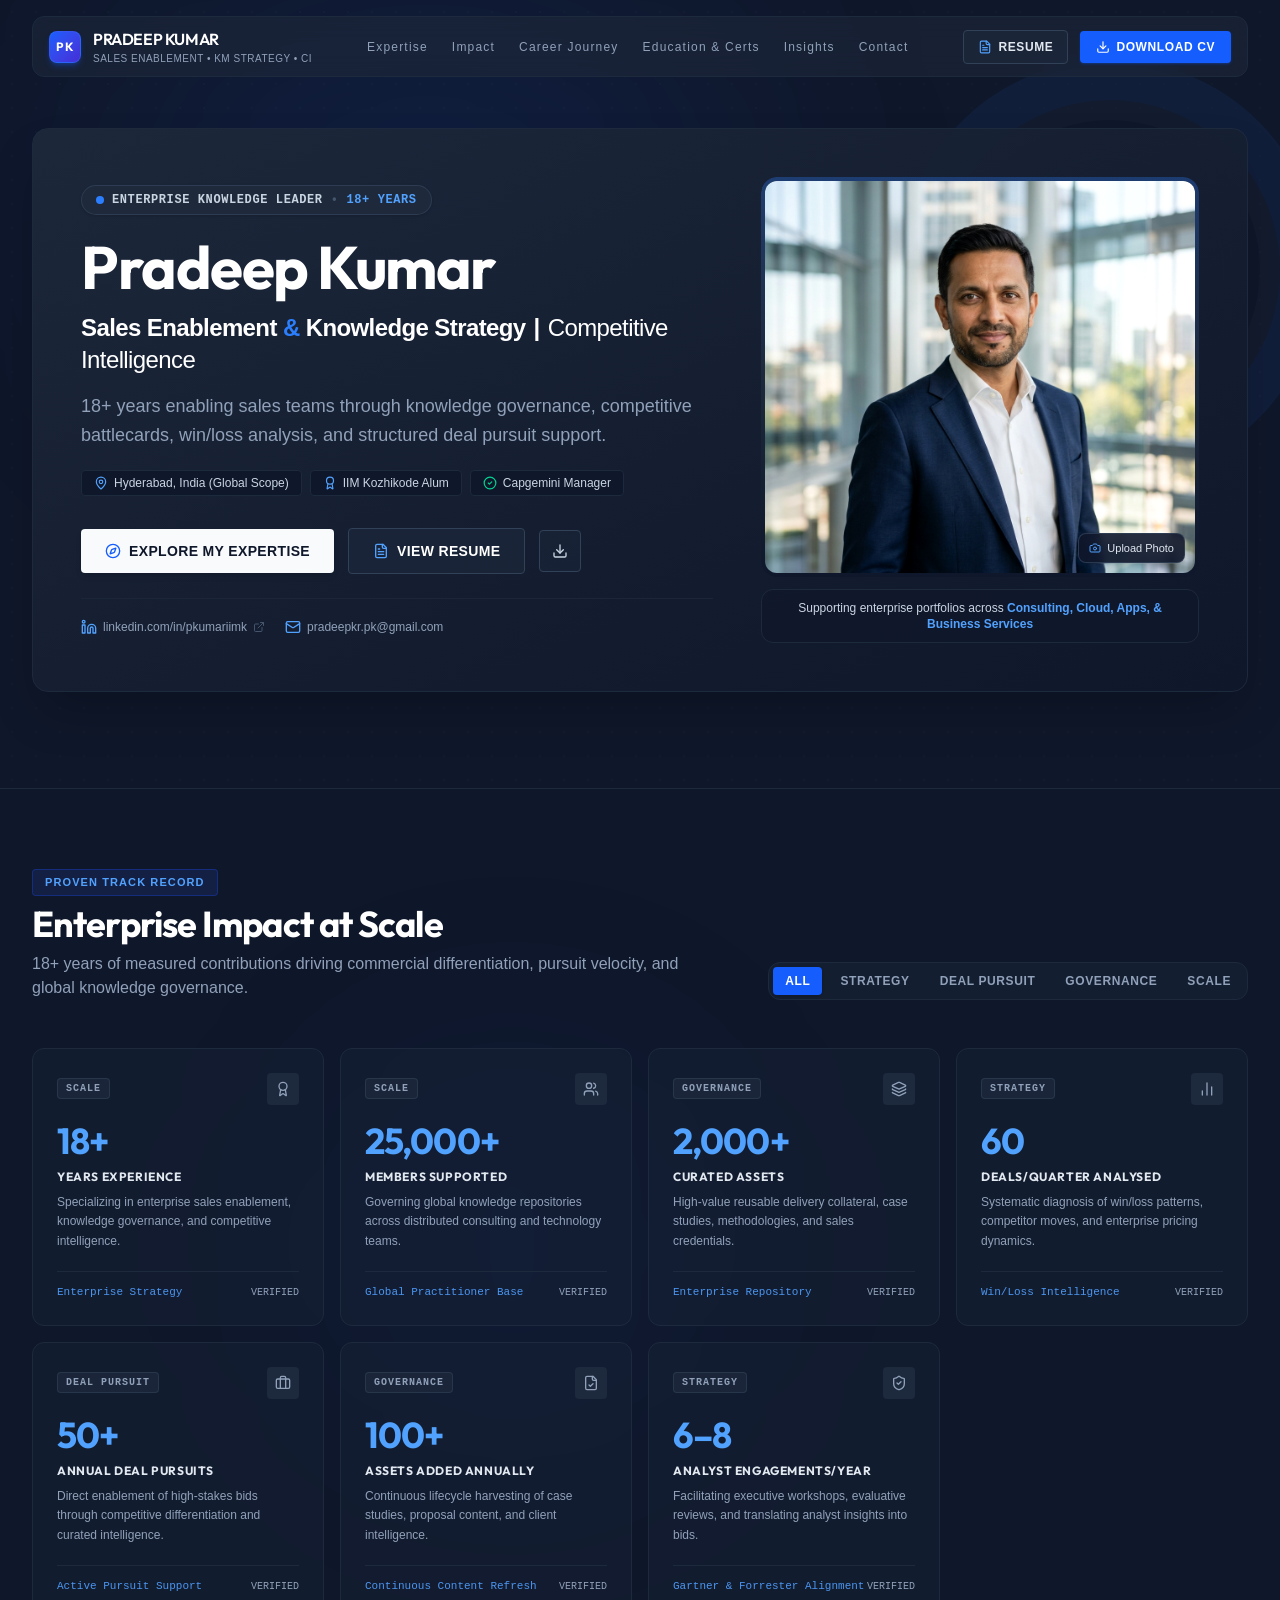
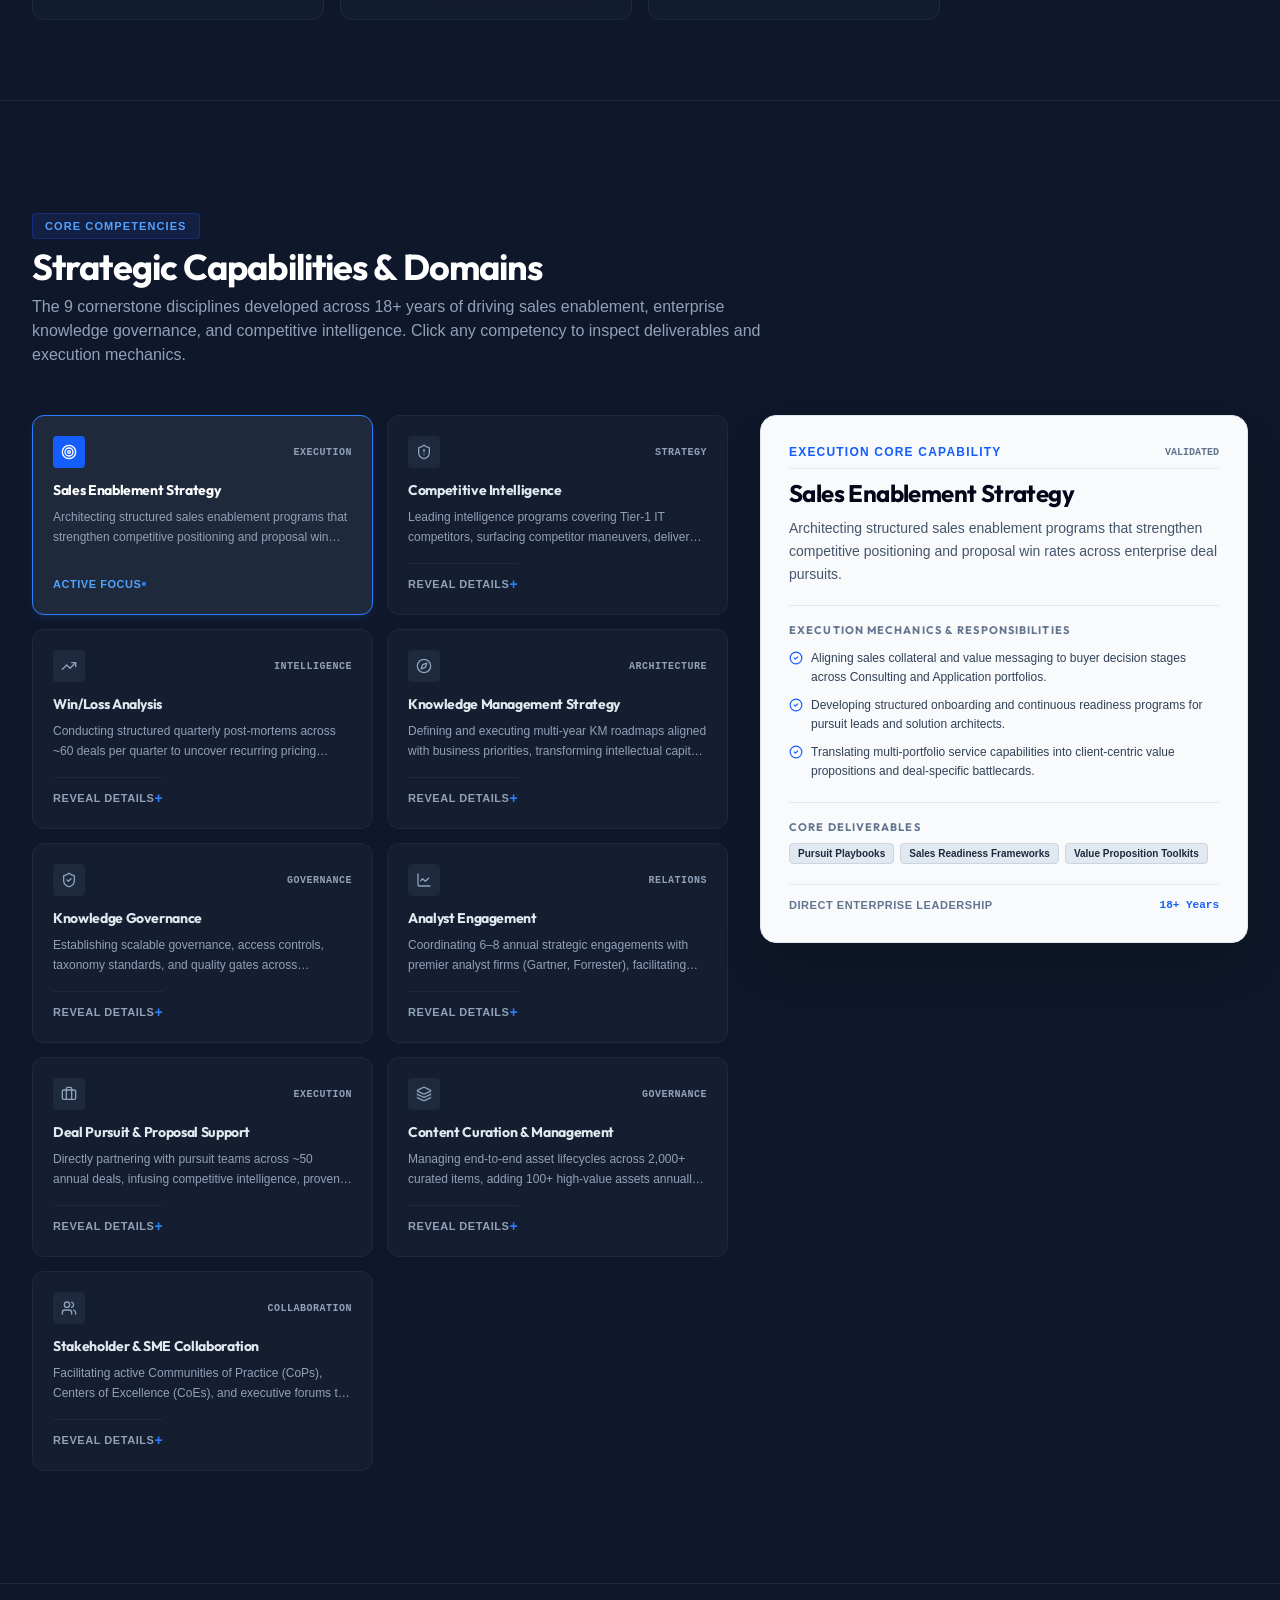
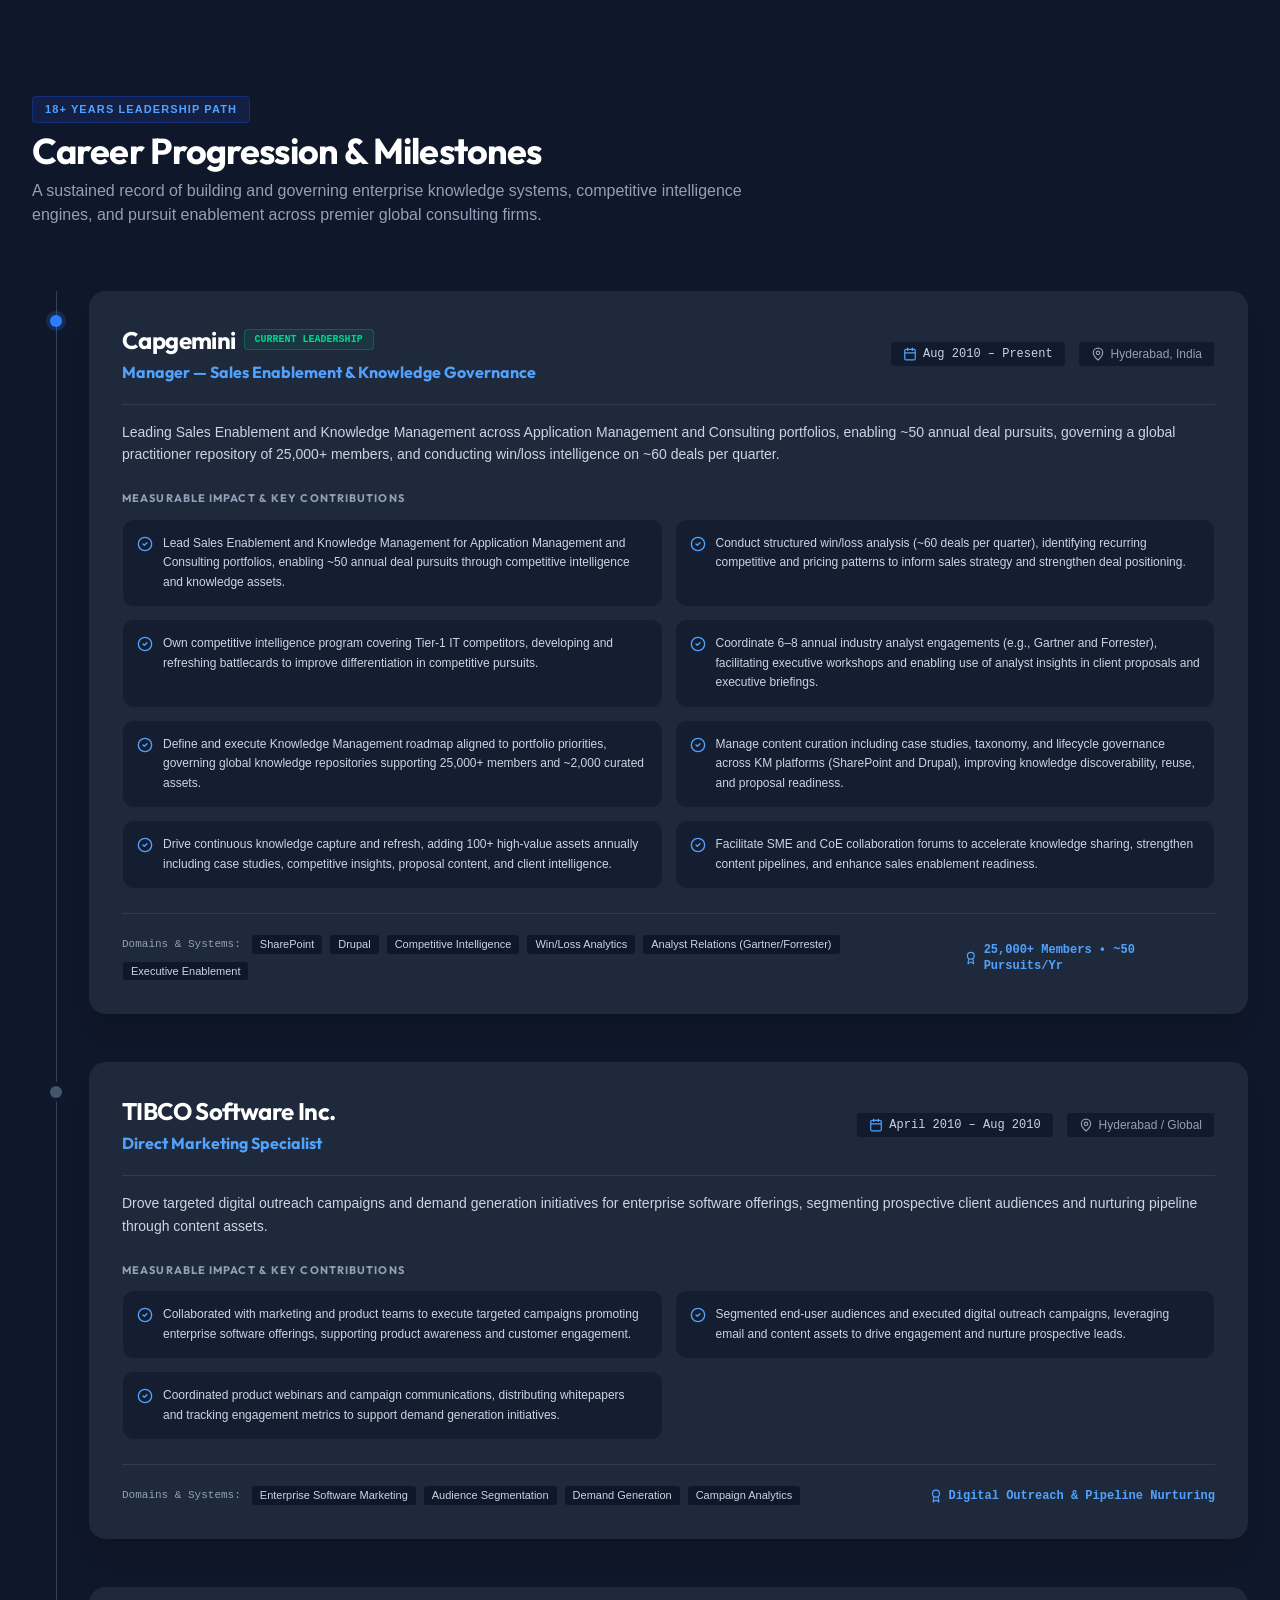
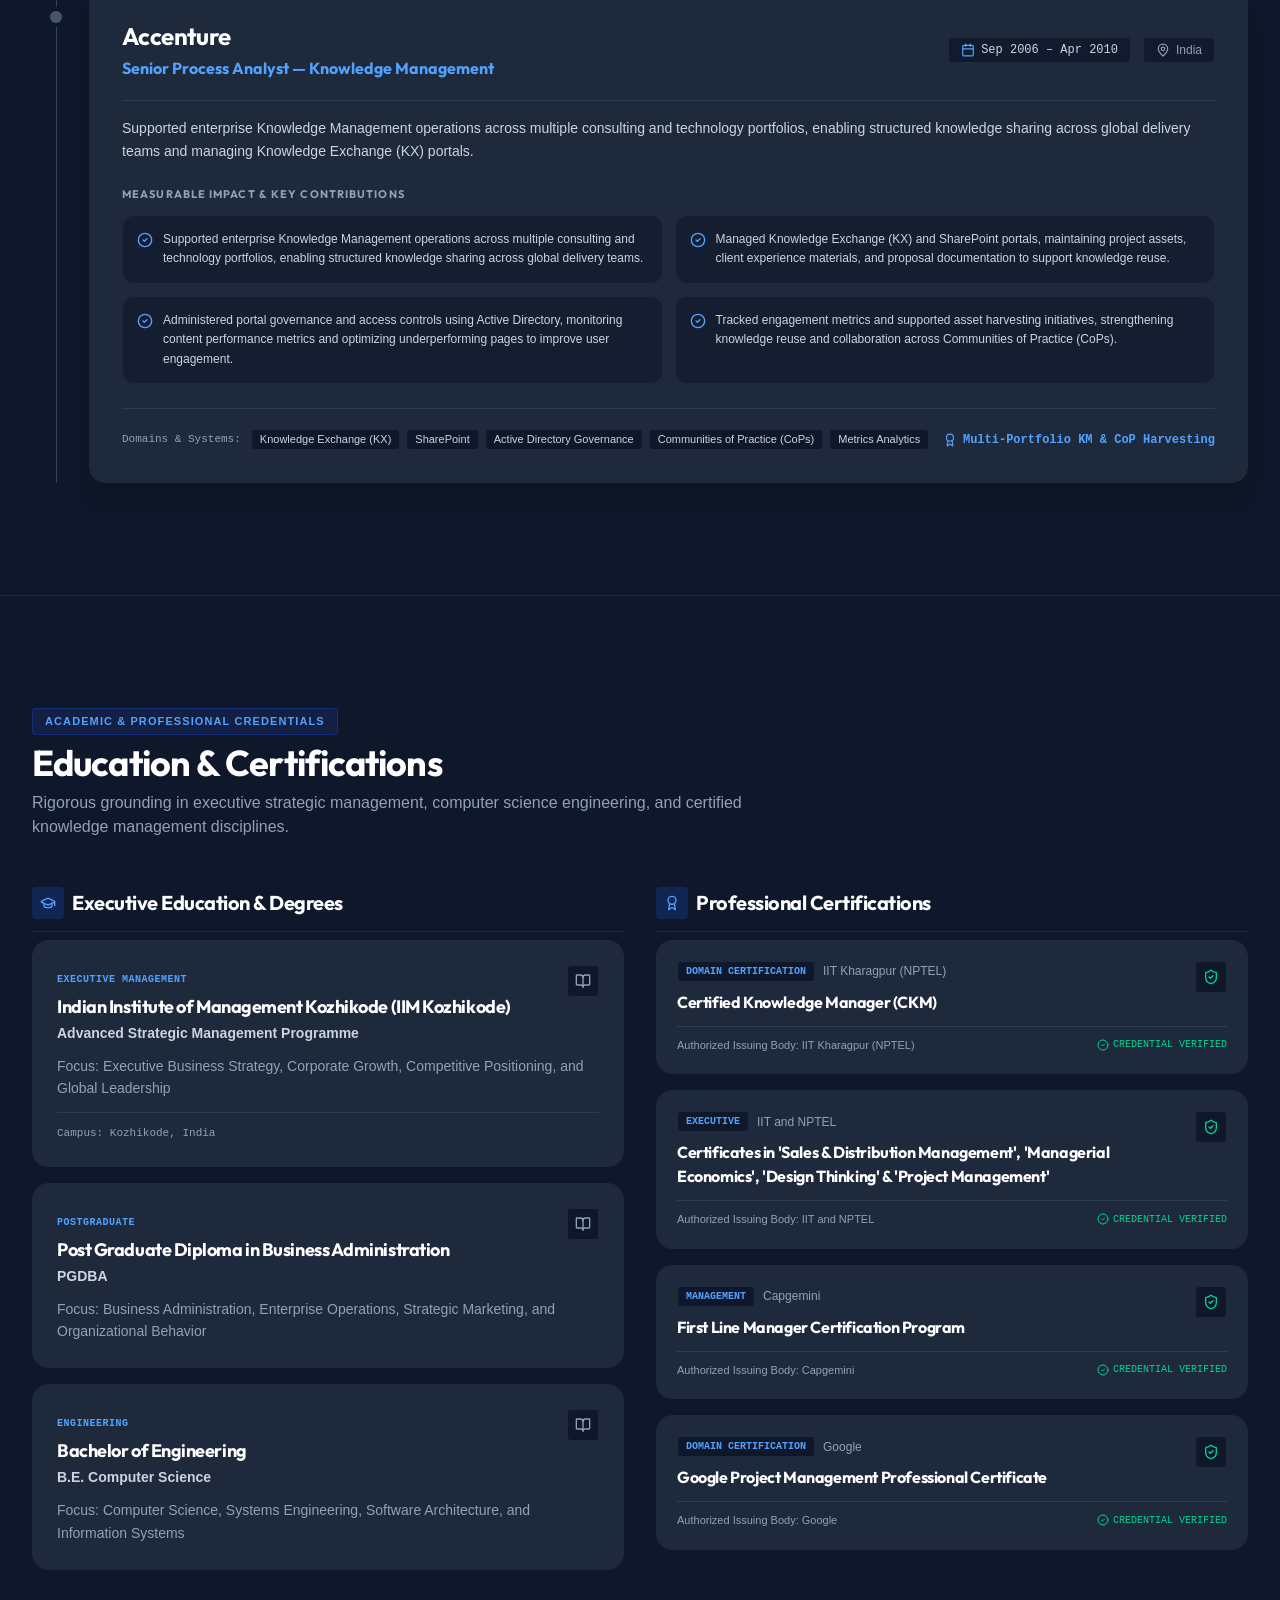
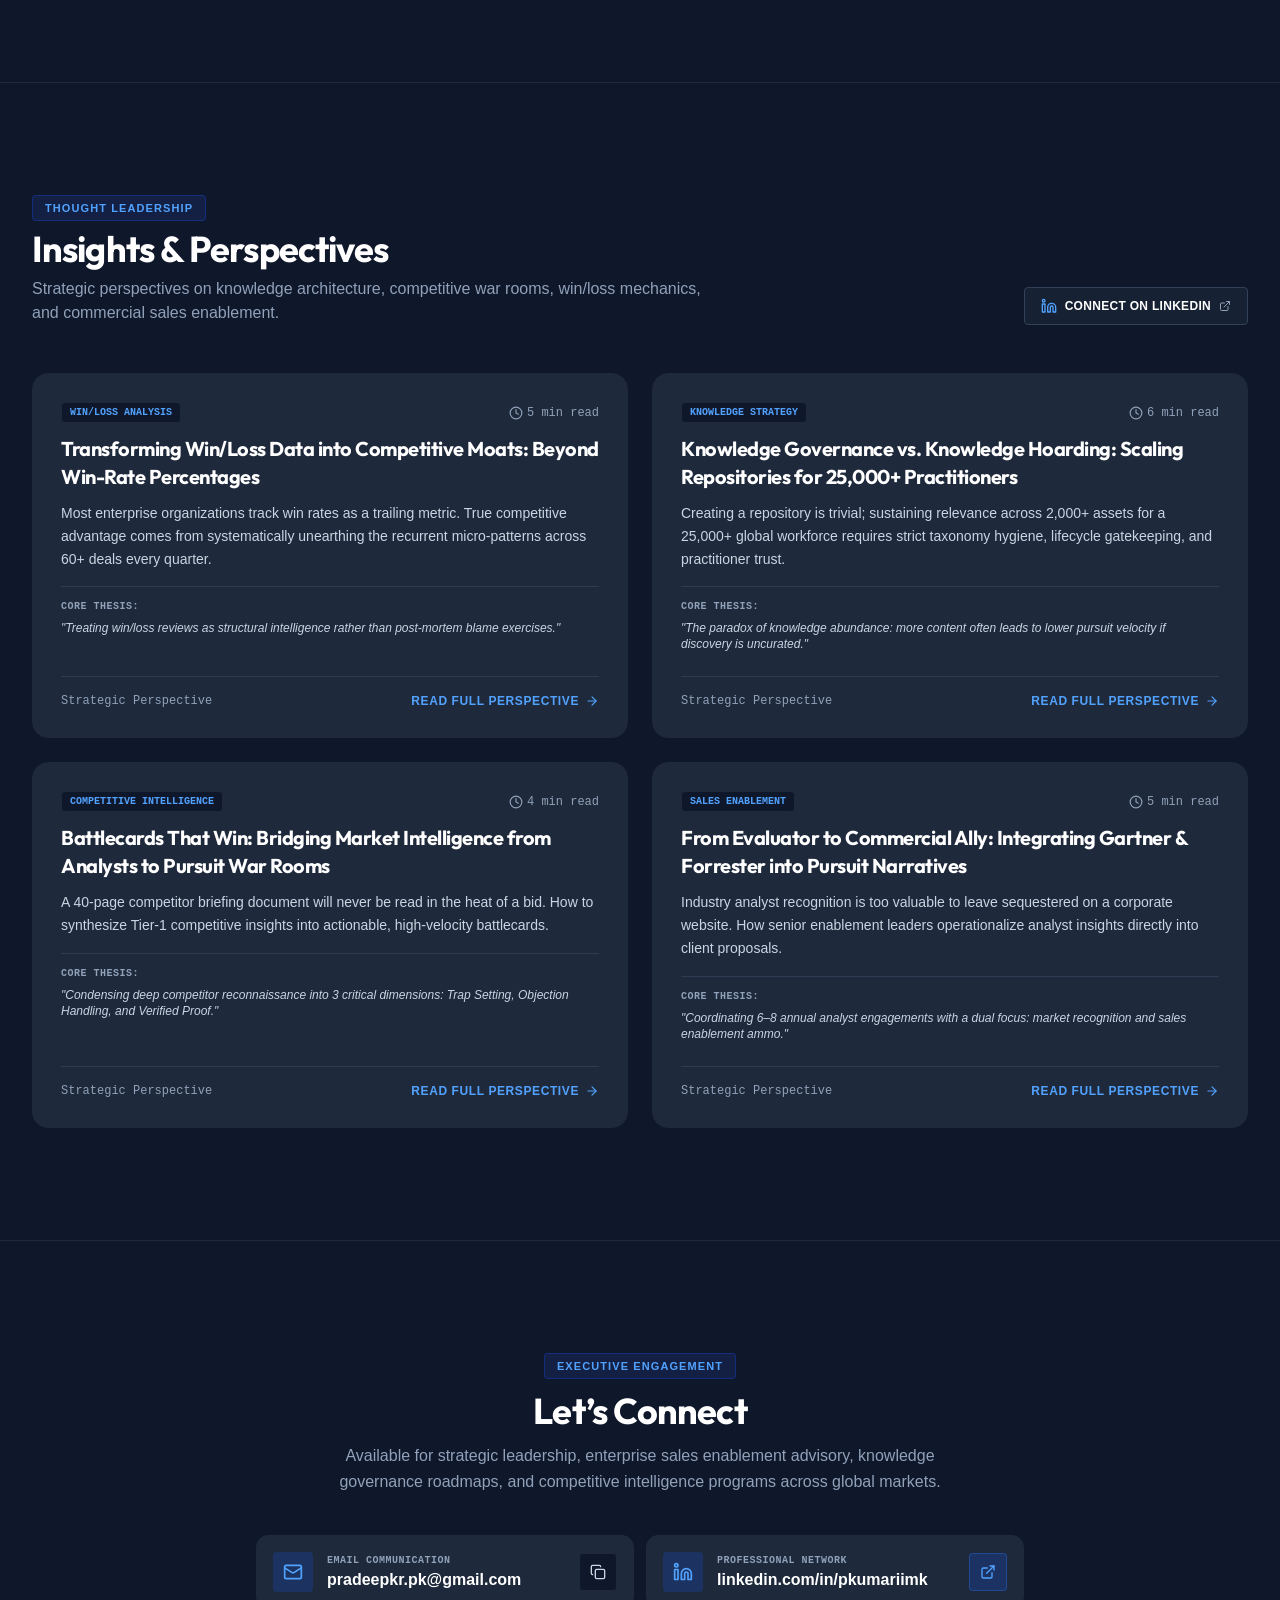
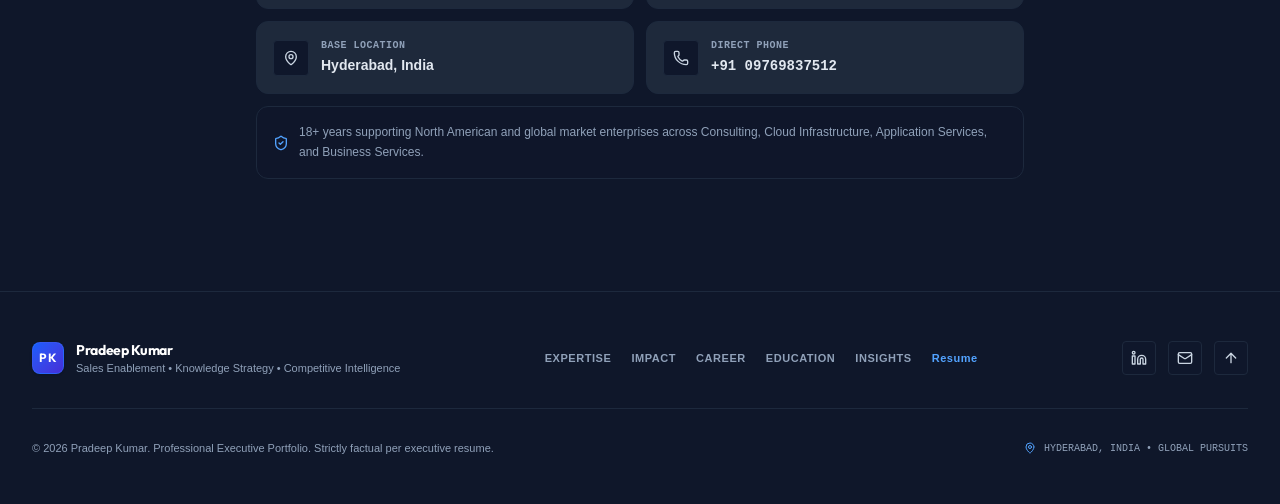
<file: docs/index.html>
<!doctype html>
<html lang="en" class="scroll-smooth">
  <head>
    <meta charset="UTF-8" />
    <meta name="viewport" content="width=device-width, initial-scale=1.0" />
    <title>Pradeep Kumar - Executive Portfolio | Sales Enablement & Knowledge Strategy</title>
    <meta name="description" content="Senior Sales Enablement, Knowledge Strategy, and Competitive Intelligence Leader with 18+ years of enterprise experience." />
    <meta property="og:title" content="Pradeep Kumar - Executive Portfolio" />
    <meta property="og:description" content="Senior Sales Enablement, Knowledge Strategy, and Competitive Intelligence Leader with 18+ years of enterprise experience." />
    <meta property="og:type" content="website" />
    <meta name="twitter:card" content="summary_large_image" />
    <link rel="preconnect" href="https://fonts.googleapis.com">
    <link rel="preconnect" href="https://fonts.gstatic.com" crossorigin>
    <link href="https://fonts.googleapis.com/css2?family=Plus+Jakarta+Sans:wght@300;400;500;600;700;800&family=Outfit:wght@400;500;600;700;800&family=JetBrains+Mono:wght@400;500&display=swap" rel="stylesheet">
    <script type="module" crossorigin src="./assets/index-DPa_GHmL.js"></script>
    <link rel="stylesheet" crossorigin href="./assets/index-jLWSwx96.css">
  </head>
  <body class="bg-[#0f172a] text-slate-200 antialiased selection:bg-blue-600 selection:text-white">
    <div id="root"></div>
  </body>
</html>
</file>
